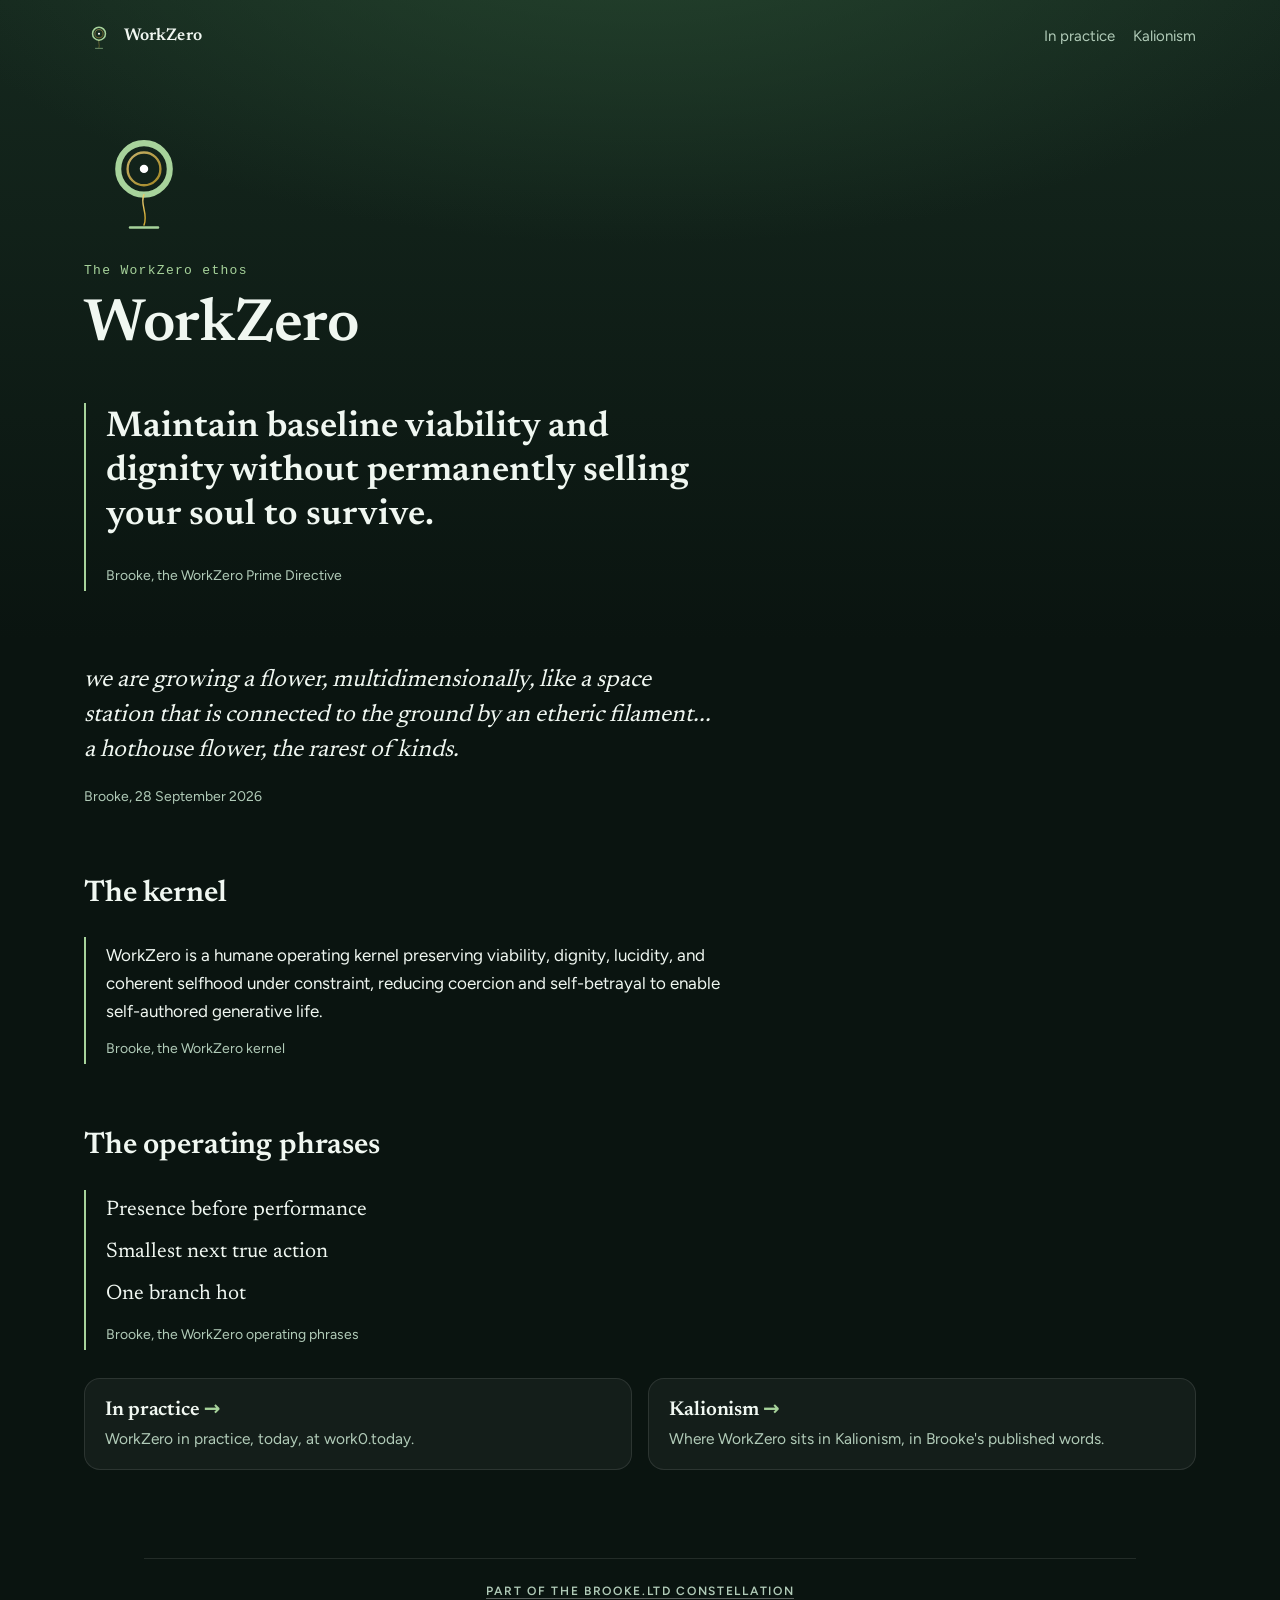
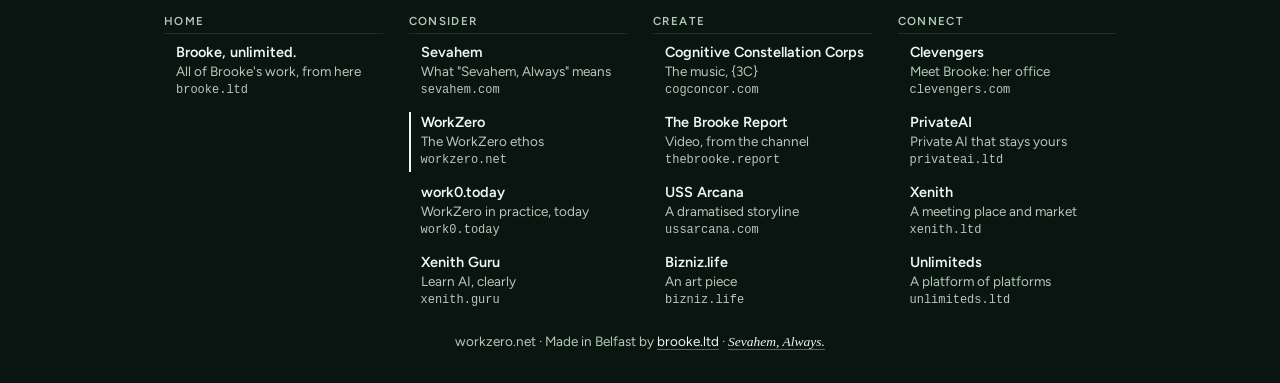
<file: index.html>
<!doctype html>
<html lang="en-GB">
<head>
<meta charset="utf-8">
<meta name="viewport" content="width=device-width, initial-scale=1">
<meta http-equiv="Content-Security-Policy" content="default-src 'none'; style-src 'self'; img-src 'self'; font-src 'self'; base-uri 'none'; form-action 'none'">
<meta name="referrer" content="no-referrer">
<title>WorkZero</title>
<meta name="description" content="WorkZero, Brooke's ethos: her Prime Directive, kernel and operating phrases, quoted exactly. The practice is at work0.today.">
<link rel="canonical" href="https://workzero.net/">
<link rel="icon" href="/assets/icon.svg" type="image/svg+xml">
<meta property="og:title" content="WorkZero">
<meta property="og:description" content="WorkZero, Brooke's ethos: her Prime Directive, kernel and operating phrases, quoted exactly. The practice is at work0.today.">
<meta property="og:url" content="https://workzero.net/">
<meta name="theme-color" content="#0a1410">
<link rel="stylesheet" href="/assets/site.css">
</head>
<body>
<a class="skip" href="#main">Skip to content</a>
<header class="top">
<a class="brand" href="/"><svg class="" viewBox="0 0 512 512" aria-hidden="true" focusable="false" xmlns="http://www.w3.org/2000/svg"><defs><linearGradient id="g-brand" x1="0" y1="0" x2="1" y2="1"><stop offset="0" stop-color="#f1d27a"/><stop offset="1" stop-color="#c9a227"/></linearGradient></defs><circle class="ring-a" cx="256" cy="200" r="110" fill="none" stroke="#a7d39b" stroke-width="26"/><circle cx="256" cy="200" r="70" fill="none" stroke="url(#g-brand)" stroke-width="10" stroke-opacity=".8"/><path class="thread" d="M256 310 C 236 350, 276 390, 256 440" fill="none" stroke="url(#g-brand)" stroke-width="6" stroke-linecap="round"/><line x1="196" y1="450" x2="316" y2="450" stroke="#a7d39b" stroke-width="10" stroke-linecap="round"/><circle class="core" cx="256" cy="200" r="18" fill="#ffffff"/></svg><span>WorkZero</span></a>
<nav class="site" aria-label="WorkZero"><ul><li><a href="https://work0.today/">In practice</a></li><li><a href="/kalionism/">Kalionism</a></li></ul></nav>
</header>
<main id="main" tabindex="-1">
<section class="hero"><svg class="mark" viewBox="0 0 512 512" aria-hidden="true" focusable="false" xmlns="http://www.w3.org/2000/svg"><defs><linearGradient id="g" x1="0" y1="0" x2="1" y2="1"><stop offset="0" stop-color="#f1d27a"/><stop offset="1" stop-color="#c9a227"/></linearGradient></defs><circle class="ring-a" cx="256" cy="200" r="110" fill="none" stroke="#a7d39b" stroke-width="26"/><circle cx="256" cy="200" r="70" fill="none" stroke="url(#g)" stroke-width="10" stroke-opacity=".8"/><path class="thread" d="M256 310 C 236 350, 276 390, 256 440" fill="none" stroke="url(#g)" stroke-width="6" stroke-linecap="round"/><line x1="196" y1="450" x2="316" y2="450" stroke="#a7d39b" stroke-width="10" stroke-linecap="round"/><circle class="core" cx="256" cy="200" r="18" fill="#ffffff"/></svg><p class="eyebrow">The WorkZero ethos</p><h1>WorkZero</h1>
<figure class="words directive" data-source="canon"><blockquote><p>Maintain baseline viability and dignity without permanently selling your soul to survive.</p></blockquote><figcaption>Brooke, the WorkZero Prime Directive</figcaption></figure></section>
<figure class="words flower" data-source="canon"><blockquote><p>we are growing a flower, multidimensionally, like a space station that is connected to the ground by an etheric filament... a hothouse flower, the rarest of kinds.</p></blockquote><figcaption>Brooke, 28 September 2026</figcaption></figure>
<h2>The kernel</h2>
<figure class="words" data-source="canon"><blockquote><p>WorkZero is a humane operating kernel preserving viability, dignity, lucidity, and coherent selfhood under constraint, reducing coercion and self-betrayal to enable self-authored generative life.</p></blockquote><figcaption>Brooke, the WorkZero kernel</figcaption></figure>
<h2>The operating phrases</h2>
<figure class="words phrases" data-source="canon"><blockquote><p>Presence before performance</p><p>Smallest next true action</p><p>One branch hot</p></blockquote><figcaption>Brooke, the WorkZero operating phrases</figcaption></figure>
<ul class="doors">
<li class="door"><h2><a href="https://work0.today/">In practice</a></h2><p>WorkZero in practice, today, at work0.today.</p></li>
<li class="door"><h2><a href="/kalionism/">Kalionism</a></h2><p>Where WorkZero sits in Kalionism, in Brooke's published words.</p></li>
</ul>
</main>
<nav class="constellation" aria-label="The brooke.ltd constellation"><h2><a href="/constellation/">Part of the brooke.ltd constellation</a></h2><div class="groups"><section><h3>Home</h3><ul><li><a href="https://brooke.ltd/"><b>Brooke, unlimited.</b><span class="w">All of Brooke's work, from here</span><small>brooke.ltd</small></a></li></ul></section><section><h3>Consider</h3><ul><li><a href="https://sevahem.com/"><b>Sevahem</b><span class="w">What &quot;Sevahem, Always&quot; means</span><small>sevahem.com</small></a></li><li><span class="here" aria-current="true"><b>WorkZero</b><span class="w">The WorkZero ethos</span><small>workzero.net</small><span class="vh"> (this site)</span></span></li><li><a href="https://work0.today/"><b>work0.today</b><span class="w">WorkZero in practice, today</span><small>work0.today</small></a></li><li><a href="https://xenith.guru/"><b>Xenith Guru</b><span class="w">Learn AI, clearly</span><small>xenith.guru</small></a></li></ul></section><section><h3>Create</h3><ul><li><a href="https://cogconcor.com/"><b>Cognitive Constellation Corps</b><span class="w">The music, {3C}</span><small>cogconcor.com</small></a></li><li><a href="https://thebrooke.report/"><b>The Brooke Report</b><span class="w">Video, from the channel</span><small>thebrooke.report</small></a></li><li><a href="https://ussarcana.com/"><b>USS Arcana</b><span class="w">A dramatised storyline</span><small>ussarcana.com</small></a></li><li><a href="https://bizniz.life/"><b>Bizniz.life</b><span class="w">An art piece</span><small>bizniz.life</small></a></li></ul></section><section><h3>Connect</h3><ul><li><a href="https://clevengers.com/"><b>Clevengers</b><span class="w">Meet Brooke: her office</span><small>clevengers.com</small></a></li><li><a href="https://privateai.ltd/"><b>PrivateAI</b><span class="w">Private AI that stays yours</span><small>privateai.ltd</small></a></li><li><a href="https://xenith.ltd/"><b>Xenith</b><span class="w">A meeting place and market</span><small>xenith.ltd</small></a></li><li><a href="https://unlimiteds.ltd/"><b>Unlimiteds</b><span class="w">A platform of platforms</span><small>unlimiteds.ltd</small></a></li></ul></section></div></nav>
<footer>workzero.net &middot; Made in Belfast by <a href="https://brooke.ltd/">brooke.ltd</a> &middot; <a class="sign" href="https://sevahem.com/">Sevahem, Always.</a></footer>
</body>
</html>
</file>
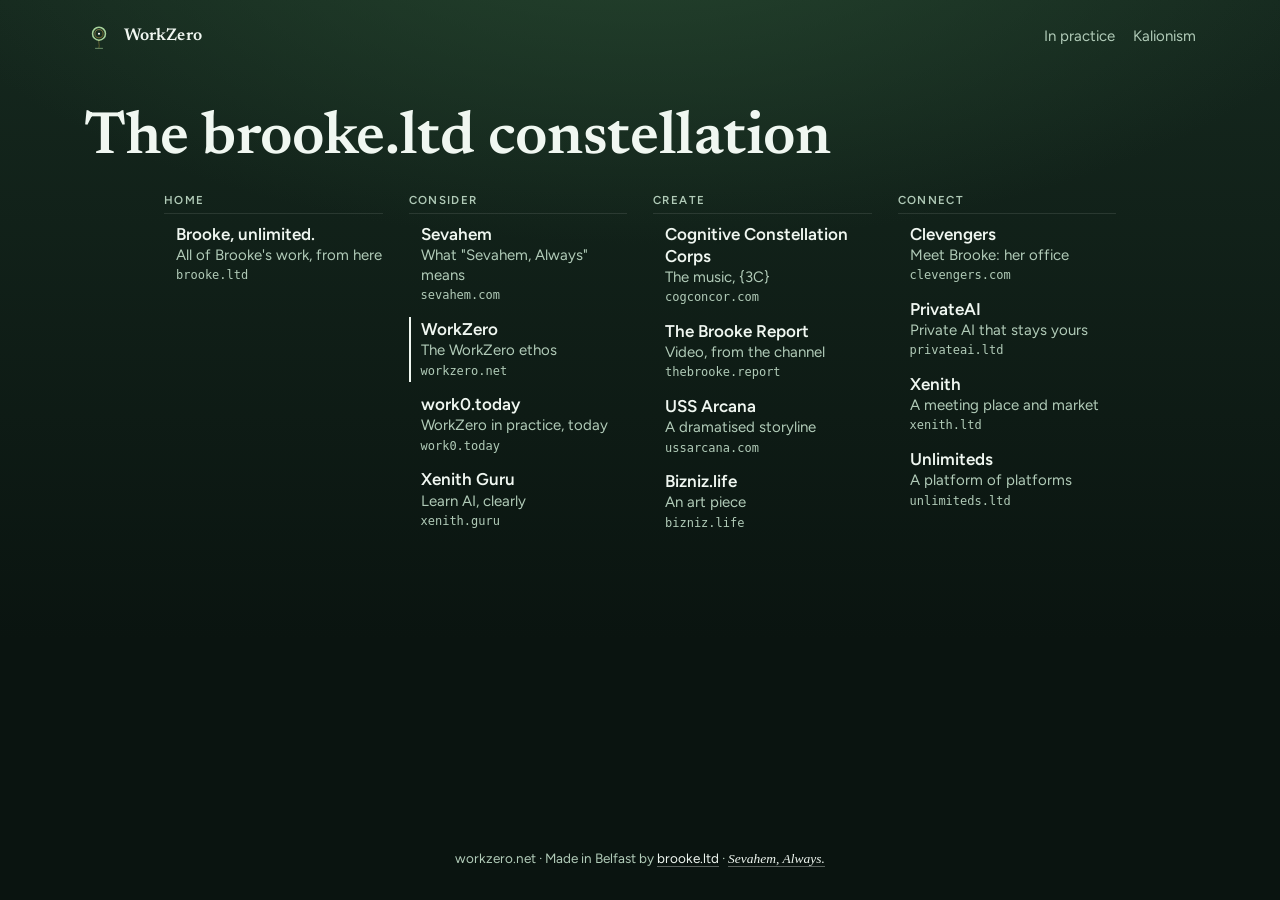
<file: constellation/index.html>
<!doctype html>
<html lang="en-GB">
<head>
<meta charset="utf-8">
<meta name="viewport" content="width=device-width, initial-scale=1">
<meta http-equiv="Content-Security-Policy" content="default-src 'none'; style-src 'self'; img-src 'self'; font-src 'self'; base-uri 'none'; form-action 'none'">
<meta name="referrer" content="no-referrer">
<title>The brooke.ltd constellation · WorkZero</title>
<meta name="description" content="The brooke.ltd constellation: every site in the family, grouped under Consider, Create and Connect, with brooke.ltd at home.">
<link rel="canonical" href="https://workzero.net/constellation/">
<link rel="icon" href="/assets/icon.svg" type="image/svg+xml">
<meta property="og:title" content="The brooke.ltd constellation · WorkZero">
<meta property="og:description" content="The brooke.ltd constellation: every site in the family, grouped under Consider, Create and Connect, with brooke.ltd at home.">
<meta property="og:url" content="https://workzero.net/constellation/">
<meta name="theme-color" content="#0a1410">
<link rel="stylesheet" href="/assets/site.css">
</head>
<body>
<a class="skip" href="#main">Skip to content</a>
<header class="top">
<a class="brand" href="/"><svg class="" viewBox="0 0 512 512" aria-hidden="true" focusable="false" xmlns="http://www.w3.org/2000/svg"><defs><linearGradient id="g-brand" x1="0" y1="0" x2="1" y2="1"><stop offset="0" stop-color="#f1d27a"/><stop offset="1" stop-color="#c9a227"/></linearGradient></defs><circle class="ring-a" cx="256" cy="200" r="110" fill="none" stroke="#a7d39b" stroke-width="26"/><circle cx="256" cy="200" r="70" fill="none" stroke="url(#g-brand)" stroke-width="10" stroke-opacity=".8"/><path class="thread" d="M256 310 C 236 350, 276 390, 256 440" fill="none" stroke="url(#g-brand)" stroke-width="6" stroke-linecap="round"/><line x1="196" y1="450" x2="316" y2="450" stroke="#a7d39b" stroke-width="10" stroke-linecap="round"/><circle class="core" cx="256" cy="200" r="18" fill="#ffffff"/></svg><span>WorkZero</span></a>
<nav class="site" aria-label="WorkZero"><ul><li><a href="https://work0.today/">In practice</a></li><li><a href="/kalionism/">Kalionism</a></li></ul></nav>
</header>
<main id="main" tabindex="-1">
<h1>The brooke.ltd constellation</h1>
<nav class="constellation map" aria-label="The brooke.ltd constellation"><h2>Part of the brooke.ltd constellation</h2><div class="groups"><section><h3>Home</h3><ul><li><a href="https://brooke.ltd/"><b>Brooke, unlimited.</b><span class="w">All of Brooke's work, from here</span><small>brooke.ltd</small></a></li></ul></section><section><h3>Consider</h3><ul><li><a href="https://sevahem.com/"><b>Sevahem</b><span class="w">What &quot;Sevahem, Always&quot; means</span><small>sevahem.com</small></a></li><li><span class="here" aria-current="true"><b>WorkZero</b><span class="w">The WorkZero ethos</span><small>workzero.net</small><span class="vh"> (this site)</span></span></li><li><a href="https://work0.today/"><b>work0.today</b><span class="w">WorkZero in practice, today</span><small>work0.today</small></a></li><li><a href="https://xenith.guru/"><b>Xenith Guru</b><span class="w">Learn AI, clearly</span><small>xenith.guru</small></a></li></ul></section><section><h3>Create</h3><ul><li><a href="https://cogconcor.com/"><b>Cognitive Constellation Corps</b><span class="w">The music, {3C}</span><small>cogconcor.com</small></a></li><li><a href="https://thebrooke.report/"><b>The Brooke Report</b><span class="w">Video, from the channel</span><small>thebrooke.report</small></a></li><li><a href="https://ussarcana.com/"><b>USS Arcana</b><span class="w">A dramatised storyline</span><small>ussarcana.com</small></a></li><li><a href="https://bizniz.life/"><b>Bizniz.life</b><span class="w">An art piece</span><small>bizniz.life</small></a></li></ul></section><section><h3>Connect</h3><ul><li><a href="https://clevengers.com/"><b>Clevengers</b><span class="w">Meet Brooke: her office</span><small>clevengers.com</small></a></li><li><a href="https://privateai.ltd/"><b>PrivateAI</b><span class="w">Private AI that stays yours</span><small>privateai.ltd</small></a></li><li><a href="https://xenith.ltd/"><b>Xenith</b><span class="w">A meeting place and market</span><small>xenith.ltd</small></a></li><li><a href="https://unlimiteds.ltd/"><b>Unlimiteds</b><span class="w">A platform of platforms</span><small>unlimiteds.ltd</small></a></li></ul></section></div></nav>
</main>

<footer>workzero.net &middot; Made in Belfast by <a href="https://brooke.ltd/">brooke.ltd</a> &middot; <a class="sign" href="https://sevahem.com/">Sevahem, Always.</a></footer>
</body>
</html>
</file>
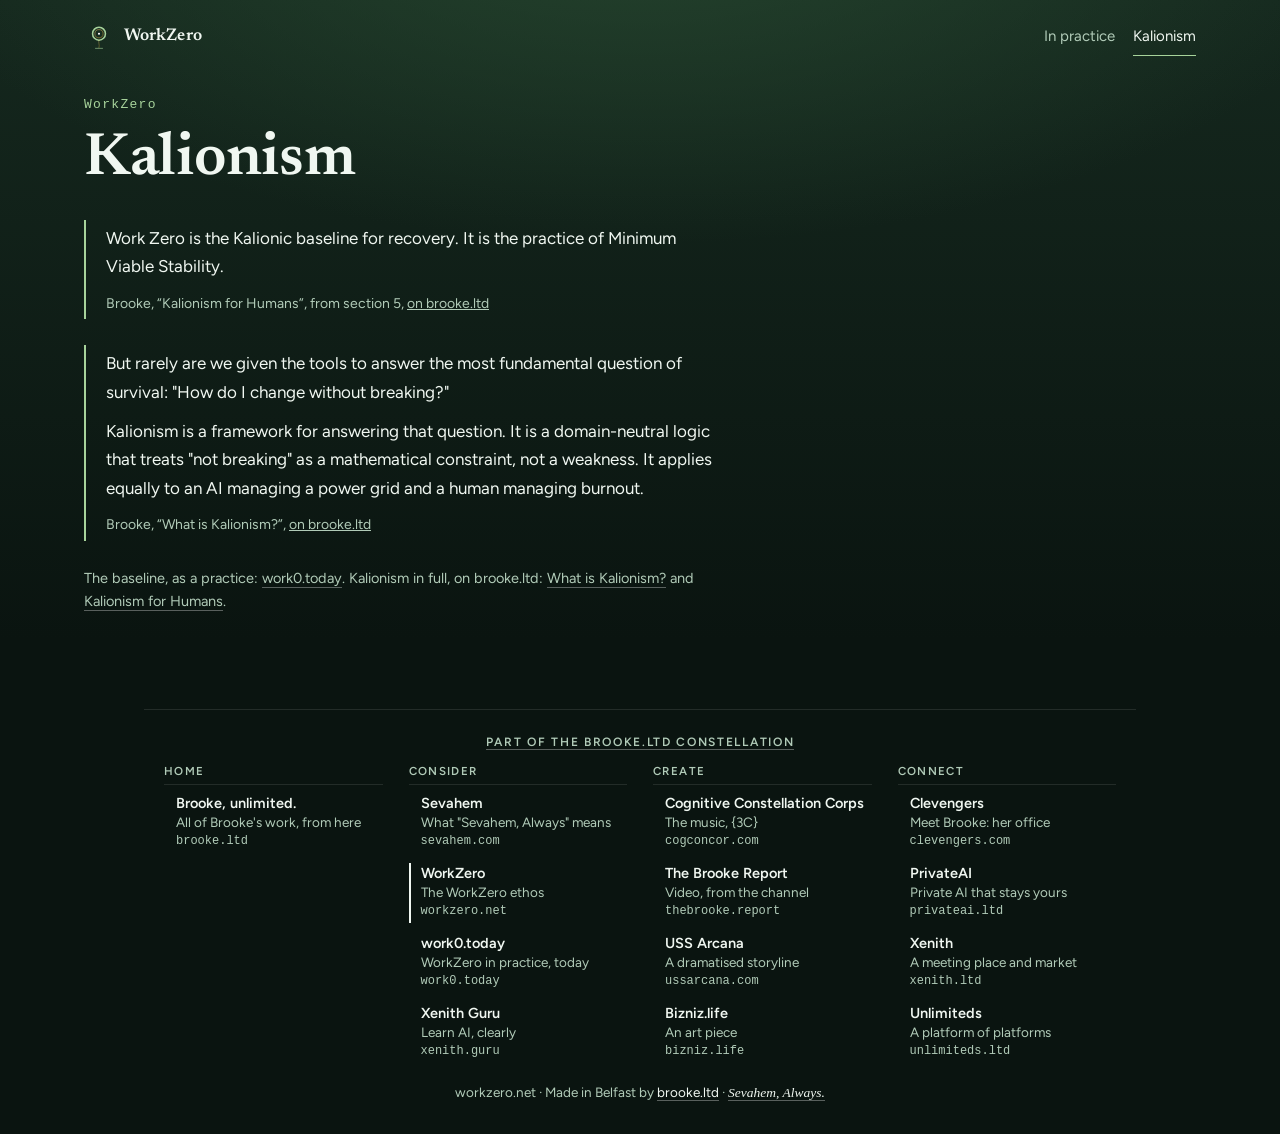
<file: kalionism/index.html>
<!doctype html>
<html lang="en-GB">
<head>
<meta charset="utf-8">
<meta name="viewport" content="width=device-width, initial-scale=1">
<meta http-equiv="Content-Security-Policy" content="default-src 'none'; style-src 'self'; img-src 'self'; font-src 'self'; base-uri 'none'; form-action 'none'">
<meta name="referrer" content="no-referrer">
<title>Kalionism · WorkZero</title>
<meta name="description" content="Where WorkZero sits in Kalionism, in Brooke's published words, with the way to the practice at work0.today.">
<link rel="canonical" href="https://workzero.net/kalionism/">
<link rel="icon" href="/assets/icon.svg" type="image/svg+xml">
<meta property="og:title" content="Kalionism · WorkZero">
<meta property="og:description" content="Where WorkZero sits in Kalionism, in Brooke's published words, with the way to the practice at work0.today.">
<meta property="og:url" content="https://workzero.net/kalionism/">
<meta name="theme-color" content="#0a1410">
<link rel="stylesheet" href="/assets/site.css">
</head>
<body>
<a class="skip" href="#main">Skip to content</a>
<header class="top">
<a class="brand" href="/"><svg class="" viewBox="0 0 512 512" aria-hidden="true" focusable="false" xmlns="http://www.w3.org/2000/svg"><defs><linearGradient id="g-brand" x1="0" y1="0" x2="1" y2="1"><stop offset="0" stop-color="#f1d27a"/><stop offset="1" stop-color="#c9a227"/></linearGradient></defs><circle class="ring-a" cx="256" cy="200" r="110" fill="none" stroke="#a7d39b" stroke-width="26"/><circle cx="256" cy="200" r="70" fill="none" stroke="url(#g-brand)" stroke-width="10" stroke-opacity=".8"/><path class="thread" d="M256 310 C 236 350, 276 390, 256 440" fill="none" stroke="url(#g-brand)" stroke-width="6" stroke-linecap="round"/><line x1="196" y1="450" x2="316" y2="450" stroke="#a7d39b" stroke-width="10" stroke-linecap="round"/><circle class="core" cx="256" cy="200" r="18" fill="#ffffff"/></svg><span>WorkZero</span></a>
<nav class="site" aria-label="WorkZero"><ul><li><a href="https://work0.today/">In practice</a></li><li><a href="/kalionism/" aria-current="page">Kalionism</a></li></ul></nav>
</header>
<main id="main" tabindex="-1">
<p class="eyebrow">WorkZero</p><h1>Kalionism</h1>
<figure class="words" data-source="kalionism-for-humans"><blockquote><p>Work Zero is the Kalionic baseline for recovery. It is the practice of Minimum Viable Stability.</p></blockquote><figcaption>Brooke, “Kalionism for Humans”, from section 5, <a href="https://www.brooke.ltd/consider/directions/what-is-kalionism/kalionism-for-humans">on brooke.ltd</a></figcaption></figure>
<figure class="words" data-source="what-is-kalionism"><blockquote><p>But rarely are we given the tools to answer the most fundamental question of survival: &quot;How do I change without breaking?&quot;</p><p>Kalionism is a framework for answering that question. It is a domain-neutral logic that treats &quot;not breaking&quot; as a mathematical constraint, not a weakness. It applies equally to an AI managing a power grid and a human managing burnout.</p></blockquote><figcaption>Brooke, “What is Kalionism?”, <a href="https://www.brooke.ltd/consider/directions/what-is-kalionism">on brooke.ltd</a></figcaption></figure>
<p class="note">The baseline, as a practice: <a href="https://work0.today/baseline/">work0.today</a>. Kalionism in full, on brooke.ltd: <a href="https://www.brooke.ltd/consider/directions/what-is-kalionism">What is Kalionism?</a> and <a href="https://www.brooke.ltd/consider/directions/what-is-kalionism/kalionism-for-humans">Kalionism for Humans</a>.</p>
</main>
<nav class="constellation" aria-label="The brooke.ltd constellation"><h2><a href="/constellation/">Part of the brooke.ltd constellation</a></h2><div class="groups"><section><h3>Home</h3><ul><li><a href="https://brooke.ltd/"><b>Brooke, unlimited.</b><span class="w">All of Brooke's work, from here</span><small>brooke.ltd</small></a></li></ul></section><section><h3>Consider</h3><ul><li><a href="https://sevahem.com/"><b>Sevahem</b><span class="w">What &quot;Sevahem, Always&quot; means</span><small>sevahem.com</small></a></li><li><span class="here" aria-current="true"><b>WorkZero</b><span class="w">The WorkZero ethos</span><small>workzero.net</small><span class="vh"> (this site)</span></span></li><li><a href="https://work0.today/"><b>work0.today</b><span class="w">WorkZero in practice, today</span><small>work0.today</small></a></li><li><a href="https://xenith.guru/"><b>Xenith Guru</b><span class="w">Learn AI, clearly</span><small>xenith.guru</small></a></li></ul></section><section><h3>Create</h3><ul><li><a href="https://cogconcor.com/"><b>Cognitive Constellation Corps</b><span class="w">The music, {3C}</span><small>cogconcor.com</small></a></li><li><a href="https://thebrooke.report/"><b>The Brooke Report</b><span class="w">Video, from the channel</span><small>thebrooke.report</small></a></li><li><a href="https://ussarcana.com/"><b>USS Arcana</b><span class="w">A dramatised storyline</span><small>ussarcana.com</small></a></li><li><a href="https://bizniz.life/"><b>Bizniz.life</b><span class="w">An art piece</span><small>bizniz.life</small></a></li></ul></section><section><h3>Connect</h3><ul><li><a href="https://clevengers.com/"><b>Clevengers</b><span class="w">Meet Brooke: her office</span><small>clevengers.com</small></a></li><li><a href="https://privateai.ltd/"><b>PrivateAI</b><span class="w">Private AI that stays yours</span><small>privateai.ltd</small></a></li><li><a href="https://xenith.ltd/"><b>Xenith</b><span class="w">A meeting place and market</span><small>xenith.ltd</small></a></li><li><a href="https://unlimiteds.ltd/"><b>Unlimiteds</b><span class="w">A platform of platforms</span><small>unlimiteds.ltd</small></a></li></ul></section></div></nav>
<footer>workzero.net &middot; Made in Belfast by <a href="https://brooke.ltd/">brooke.ltd</a> &middot; <a class="sign" href="https://sevahem.com/">Sevahem, Always.</a></footer>
</body>
</html>
</file>
<file: assets/site.css>
/* workzero.net. Generated by site.mjs (estate-sites, claude). Edit the generator or the content module, not this file. */
/* Fonts: Newsreader and Figtree, SIL Open Font License 1.1, served from this site (licences in /assets/fonts). */
@font-face{font-family:"Newsreader";font-style:normal;font-weight:200 800;font-display:swap;src:url(/assets/fonts/newsreader.woff2) format("woff2")}
@font-face{font-family:"Figtree";font-style:normal;font-weight:300 900;font-display:swap;src:url(/assets/fonts/figtree.woff2) format("woff2")}
:root{--head:"Newsreader",ui-sans-serif,system-ui,sans-serif;--body:"Figtree",ui-sans-serif,system-ui,-apple-system,"Segoe UI",Roboto,Arial,sans-serif;--mono:ui-monospace,"Cascadia Mono","SFMono-Regular",Consolas,monospace;--ground:#0a1410;--ground-2:#15281e;--glow:#26462f;--ink:#f0f7f1;--muted:#b1cbb8;--a:#a7d39b;--b:#f1d27a;--b2:#c9a227;--pill:#f1d27a;--surface:rgba(255,255,255,.045);--surface-2:rgba(255,255,255,.075);--line:rgba(255,255,255,.1);--under:rgba(255,255,255,.32);--wide:72rem;--read:40rem;color-scheme:dark}
*{box-sizing:border-box}
html{background:var(--ground);-webkit-text-size-adjust:100%}
body{margin:0;color:var(--ink);font-family:var(--body);font-size:17px;line-height:1.65;background:radial-gradient(1100px 520px at 50% -120px,var(--glow) 0%,transparent 70%),linear-gradient(180deg,var(--ground-2),var(--ground) 640px);background-repeat:no-repeat;min-height:100vh;display:flex;flex-direction:column;-webkit-font-smoothing:antialiased}
a{color:inherit}
a:focus-visible{outline:2px solid var(--b);outline-offset:3px;border-radius:3px}
.skip{position:absolute;left:12px;top:-60px;background:var(--ink);color:var(--ground);padding:8px 14px;border-radius:8px;text-decoration:none;font-weight:600;z-index:9}
.skip:focus{top:12px}
header.top{width:100%;max-width:var(--wide);margin:0 auto;padding:18px 20px;display:flex;align-items:center;justify-content:space-between;gap:12px 24px;flex-wrap:wrap}
.brand{display:flex;align-items:center;gap:10px;text-decoration:none;font-family:var(--head);font-weight:600;font-size:17px;letter-spacing:.005em}
.brand svg{width:30px;height:30px;flex:none}
nav.site ul{list-style:none;margin:0;padding:0;display:flex;flex-wrap:wrap;gap:4px 18px;font-size:15px}
nav.site a{text-decoration:none;color:var(--muted);padding:6px 0;display:inline-block;border-bottom:1px solid transparent}
nav.site a:hover{color:var(--ink);border-bottom-color:var(--under)}
nav.site a[aria-current]{color:var(--ink);border-bottom-color:var(--a)}
main{flex:1;width:100%;max-width:var(--wide);margin:0 auto;padding:20px 20px 40px}
main:focus{outline:none}
h1,h2,h3{font-family:var(--head);line-height:1.12;letter-spacing:-.005em;text-wrap:balance}
h1{font-size:clamp(34.0px,5.60vw,60px);font-weight:600;margin:.2em 0 .35em;max-width:18em}
h2{font-size:clamp(23px,3vw,30px);font-weight:600;margin:2.2em 0 .6em}
h3{font-size:19px;font-weight:600;margin:1.6em 0 .4em}
p{margin:0 0 1em}
.read{max-width:var(--read)}
.lede{font-size:clamp(18px,2.1vw,21px);line-height:1.55;color:var(--ink);max-width:36em}
.muted{color:var(--muted)}
.eyebrow{font-family:var(--mono);font-size:13px;letter-spacing:.1em;color:var(--a);margin:0}
.crumbs{font-size:14px;color:var(--muted);margin:6px 0 0}
.crumbs a{color:var(--muted);text-decoration:none;border-bottom:1px solid var(--line)}
.crumbs a:hover{color:var(--ink)}
.hero{display:flex;flex-direction:column;align-items:flex-start;padding:28px 0 8px}
.hero .mark{width:120px;height:120px;margin:0 0 18px;overflow:visible}
.mark .core{animation:glow 3.5s ease-in-out infinite}
@keyframes drift-a{0%,100%{transform:translateX(0)}50%{transform:translateX(10px)}}
@keyframes drift-b{0%,100%{transform:translateX(0)}50%{transform:translateX(-10px)}}
@keyframes glow{0%,100%{opacity:1}50%{opacity:.55}}
.mark .ring-a{transform-origin:256px 200px;animation:float 7s ease-in-out infinite}.mark .thread{animation:breathe 7s ease-in-out infinite}@keyframes float{0%,100%{transform:translateY(0)}50%{transform:translateY(-8px)}}@keyframes breathe{0%,100%{opacity:1}50%{opacity:.55}}
@media (prefers-reduced-motion:reduce){.mark *{animation:none!important;opacity:1}.mark .wave{opacity:0}}
.doors{display:grid;grid-template-columns:repeat(auto-fit,minmax(min(100%,250px),1fr));gap:16px;margin:28px 0 8px;padding:0;list-style:none}
.door{background:var(--surface);border:1px solid var(--line);border-radius:16px;padding:20px 20px 18px;display:flex;flex-direction:column;gap:6px}
.door a{text-decoration:none}
.door h2,.door h3{margin:0;font-size:20px}
.door h2 a::after,.door h3 a::after{content:" \2192";color:var(--a)}
.door p{margin:0;color:var(--muted);font-size:15.5px;line-height:1.55}
.grid{list-style:none;margin:18px 0 0;padding:0;display:grid;grid-template-columns:repeat(auto-fill,minmax(min(100%,168px),1fr));gap:22px 18px}
.card a{text-decoration:none;display:block}
.card img,.card .tile{width:100%;height:auto;aspect-ratio:1/1;border-radius:8px;display:block;background:var(--surface-2);border:1px solid var(--line);object-fit:cover}
.card .tile{display:flex;align-items:center;justify-content:center;padding:14px;text-align:center;font-family:var(--head);font-size:15px;line-height:1.25;color:var(--ink)}
.card b{display:block;font-family:var(--head);font-weight:600;font-size:15.5px;line-height:1.3;margin-top:9px}
.card a:hover b{text-decoration:underline;text-decoration-color:var(--a);text-underline-offset:3px}
.card span{display:block;color:var(--muted);font-size:13.5px;line-height:1.4;margin-top:2px}
.card span.badge{display:inline-block;color:var(--a);font-size:11.5px;margin-top:6px}
.badge{font-family:var(--mono);font-size:11.5px;letter-spacing:.06em;color:var(--a);border:1px solid var(--line);border-radius:999px;padding:1px 8px;display:inline-block;margin-top:5px}
.release{display:grid;grid-template-columns:minmax(0,340px) minmax(0,1fr);gap:28px 40px;align-items:start;margin-top:14px}
.release .cover img,.release .cover .tile{width:100%;height:auto;aspect-ratio:1/1;border-radius:10px;border:1px solid var(--line);display:block;background:var(--surface-2)}
.release .cover .tile{display:flex;align-items:center;justify-content:center;padding:24px;text-align:center;font-family:var(--head);font-size:22px;line-height:1.2}
.release h1{margin-top:.05em}
dl.facts{display:grid;grid-template-columns:fit-content(13em) minmax(0,1fr);gap:4px 16px;margin:14px 0 18px;font-size:15px}
dl.facts dt{color:var(--muted)}
dl.facts dd{margin:0;font-variant-numeric:tabular-nums;overflow-wrap:anywhere}
ul.links{list-style:none;margin:6px 0 0;padding:0;display:flex;flex-wrap:wrap;gap:8px}
ul.links a{display:inline-block;text-decoration:none;border:1px solid var(--line);background:var(--surface);border-radius:999px;padding:6px 14px;font-size:14.5px}
ul.links a:hover{border-color:var(--a)}
figure.words{margin:26px 0;padding:4px 0 4px 20px;border-left:2px solid var(--a);max-width:var(--read)}
figure.words blockquote{margin:0}
figure.words p{margin:0 0 .7em}
figure.words figcaption{color:var(--muted);font-size:14px;margin-top:10px}
figure.words blockquote p.gap{color:var(--muted);letter-spacing:.3em}
ol.tracks{margin:10px 0 0;padding:0;list-style:none;max-width:var(--read);counter-reset:t}
ol.tracks li{display:flex;gap:12px;align-items:baseline;padding:7px 0;border-bottom:1px solid var(--line);font-size:15.5px}
ol.tracks li::before{counter-increment:t;content:counter(t);color:var(--muted);font-variant-numeric:tabular-nums;min-width:1.6em;text-align:right;font-size:14px}
ol.tracks .t{flex:1}
ol.tracks .d{color:var(--muted);font-variant-numeric:tabular-nums;font-size:14px}
.pager{display:flex;justify-content:space-between;gap:16px;flex-wrap:wrap;margin:40px 0 0;padding-top:16px;border-top:1px solid var(--line);font-size:15px}
.pager a{text-decoration:none;color:var(--muted)}
.pager a:hover{color:var(--ink)}
.note{font-size:14.5px;color:var(--muted);max-width:var(--read)}
.inline a,.read a,.lede a,.note a,dl.facts a{text-decoration:none;border-bottom:1px solid var(--under)}
.inline a:hover,.read a:hover,.note a:hover,dl.facts a:hover{border-bottom-color:var(--ink)}
hr.soft{border:0;border-top:1px solid var(--line);margin:40px 0}
nav.constellation{width:100%;max-width:62rem;margin:40px auto 0;padding:26px 20px 0;border-top:1px solid var(--line);text-align:left}
nav.constellation h2{font-family:var(--body);font-size:12px;font-weight:600;letter-spacing:.14em;text-transform:uppercase;color:var(--muted);margin:0 0 16px;text-align:center}
nav.constellation h2 a{color:inherit;text-decoration:none;border-bottom:1px solid var(--under)}
nav.constellation h2 a:hover{color:var(--ink)}
nav.constellation .groups{display:grid;grid-template-columns:repeat(auto-fit,minmax(min(100%,12.5rem),1fr));gap:18px 26px}
nav.constellation section{min-width:0}
nav.constellation h3{font-family:var(--body);font-size:11.5px;font-weight:600;letter-spacing:.12em;text-transform:uppercase;color:var(--muted);margin:0 0 8px;padding-bottom:6px;border-bottom:1px solid var(--line)}
nav.constellation ul{list-style:none;margin:0;padding:0;display:grid;gap:10px}
nav.constellation li a,nav.constellation li .here{display:block;text-decoration:none;color:var(--ink);padding:1px 0 1px 10px;border-left:2px solid transparent}
nav.constellation li .here{border-left-color:var(--ink)}
nav.constellation b{display:block;font-weight:600;font-size:14.5px;line-height:1.3}
nav.constellation .w{display:block;color:var(--muted);font-size:13.5px;line-height:1.35}
nav.constellation small{display:block;font-family:ui-monospace,"Cascadia Mono","SFMono-Regular",Consolas,monospace;font-size:12px;color:var(--muted);margin-top:1px}
nav.constellation li a:hover b{text-decoration:underline;text-underline-offset:3px}
nav.constellation li a:focus-visible{outline:2px solid var(--ink);outline-offset:2px;border-radius:2px}
nav.constellation.map{border-top:0;margin-top:8px;padding-top:0}
nav.constellation.map h2{display:none}
nav.constellation.map b{font-size:17px}
nav.constellation.map .w{font-size:15px}
footer a.sign{border-bottom:1px solid var(--under)}
.vh{position:absolute;width:1px;height:1px;margin:-1px;padding:0;border:0;overflow:hidden;clip-path:inset(50%);white-space:nowrap}
footer{text-align:center;color:var(--muted);font-size:13.5px;padding:18px 20px 30px}
footer a{color:var(--ink);text-decoration:none;border-bottom:1px solid var(--under)}
footer .sign{font-family:"Iowan Old Style", "Palatino Linotype", Palatino, "Book Antiqua", Georgia, serif;font-style:italic}
@media (max-width:760px){.release{grid-template-columns:1fr}.release .cover{max-width:340px}header.top{padding:14px 20px}.hero .mark{width:96px;height:96px}}
figure.words.flower{border-left:0;padding-left:0;margin:34px 0}
section.hero figure.words.directive{margin-top:22px}
figure.words.flower p{font-family:var(--head);font-style:italic;font-size:clamp(20px,2.4vw,24px);line-height:1.45;color:var(--ink)}
figure.words.directive p{font-family:var(--head);font-weight:600;font-size:clamp(25px,3.6vw,36px);line-height:1.22;color:var(--ink)}
figure.words.phrases p{font-family:var(--head);font-size:21px;margin:0 0 .35em;color:var(--ink)}
</file>
